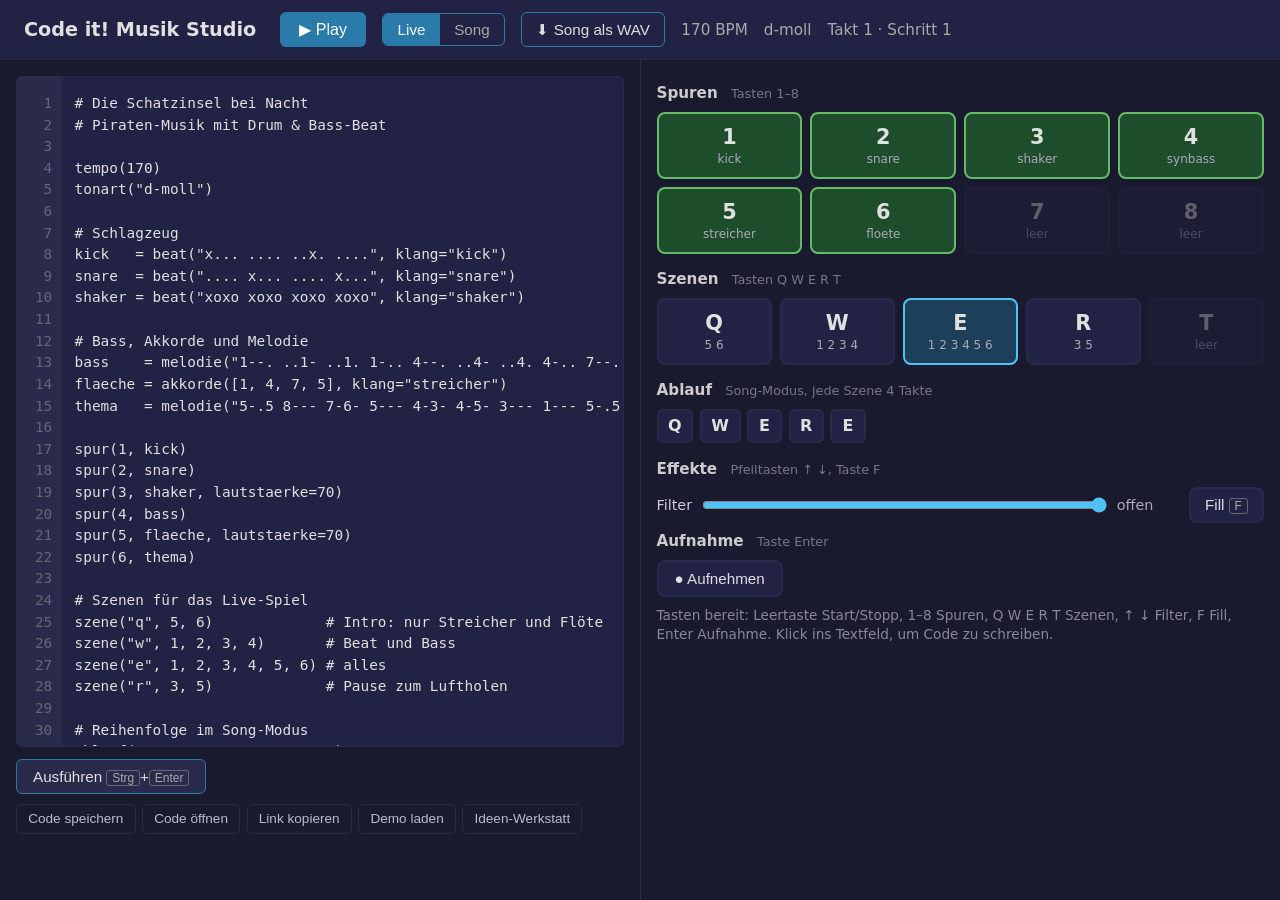
<file: index.html>
<!DOCTYPE html>
<html lang="de">
<head>
  <meta charset="UTF-8">
  <meta name="viewport" content="width=device-width, initial-scale=1.0">
  <title>Code it! Musik Studio</title>
  <link rel="stylesheet" href="css/style.css?v=f646818">
</head>
<body>
  <header>
    <h1>Code it! Musik Studio</h1>
    <div class="transport">
      <button id="play-btn">&#9654; Play</button>
      <div class="modus" data-ab="4" role="group" aria-label="Modus">
        <button id="modus-live" class="gewaehlt">Live</button>
        <button id="modus-song">Song</button>
      </div>
      <button id="export-btn" data-ab="12" title="Berechnet deinen Ablauf und speichert ihn als Audiodatei">&#11015; Song als WAV</button>
      <span id="tempo-display">120 BPM</span>
      <span id="tonart-display" data-ab="3">c-dur</span>
      <span id="position-display" data-ab="2">Takt 1 · Schritt 1</span>
    </div>
  </header>

  <main>
    <section class="editor-panel">
      <div class="editor">
        <div id="zeilennummern" aria-hidden="true"></div>
        <textarea id="code-editor" spellcheck="false" wrap="off" autocapitalize="off" autocomplete="off"></textarea>
      </div>
      <div id="beat-raster" class="beat-raster" data-ab="2" hidden></div>
      <div class="editor-leiste">
        <button id="ausfuehren-btn" title="Strg + Enter">Ausführen <kbd>Strg</kbd>+<kbd>Enter</kbd></button>
        <div class="datei-knoepfe">
          <button id="speichern-btn" title="Speichert deinen Code als Textdatei im Download-Ordner">Code speichern</button>
          <button id="oeffnen-btn" title="Öffnet eine Textdatei, die du vorher gespeichert hast">Code öffnen</button>
          <button id="link-btn" data-ab="12" title="Kopiert einen Link, der genau diesen Code öffnet">Link kopieren</button>
          <button id="demo-btn" title="Holt den Demo-Track zurück">Demo laden</button>
          <button id="werkstatt-btn" data-ab="11" title="Ideen schnell mit Rastern skizzieren">Ideen-Werkstatt</button>
          <input type="file" id="datei-auswahl" accept=".txt,.py,text/plain" hidden>
        </div>
      </div>
      <div id="meldung" role="status"></div>
    </section>
    <section class="grid-panel">
      <h2>Spuren <span class="tasten-hinweis">Tasten 1–8</span></h2>
      <div id="spur-felder" class="felder spuren"></div>
      <h2>Szenen <span class="tasten-hinweis">Tasten Q W E R T</span></h2>
      <div id="szenen-felder" class="felder szenen"></div>
      <h2 data-ab="4">Ablauf <span class="tasten-hinweis">Song-Modus, jede Szene 4 Takte</span></h2>
      <div id="ablauf-anzeige" class="ablauf" data-ab="4"></div>
      <h2 data-ab="8">Effekte <span class="tasten-hinweis">Pfeiltasten ↑ ↓<span data-ab="9">, Taste F</span></span></h2>
      <div class="effekte" data-ab="8">
        <label class="filter-regler">Filter
          <input type="range" id="filter-regler" min="0" max="100" value="100" tabindex="-1">
          <span id="filter-wert">offen</span>
        </label>
        <button id="fill-btn" class="effekt-knopf" data-ab="9" tabindex="-1">Fill <kbd>F</kbd></button>
      </div>
      <div id="eigene-tasten" class="eigene-tasten" data-ab="8"></div>
      <h2 data-ab="4">Aufnahme <span class="tasten-hinweis">Taste Enter</span></h2>
      <div class="aufnahme" data-ab="4">
        <button id="aufnahme-btn" class="aufnahme-knopf">● Aufnehmen</button>
        <span id="aufnahme-status"></span>
      </div>
      <div id="aufnahme-ergebnis" class="aufnahme-ergebnis" data-ab="4" hidden>
        <span id="aufnahme-info"></span>
        <button id="anhoeren-btn">▶ Anhören</button>
        <button id="aufnahme-wav-btn" data-ab="12">⬇ Als WAV speichern</button>
      </div>
      <p id="tasten-status"></p>
    </section>
  </main>

  <script type="module" src="js/app.js?v=f646818"></script>
</body>
</html>
</file>
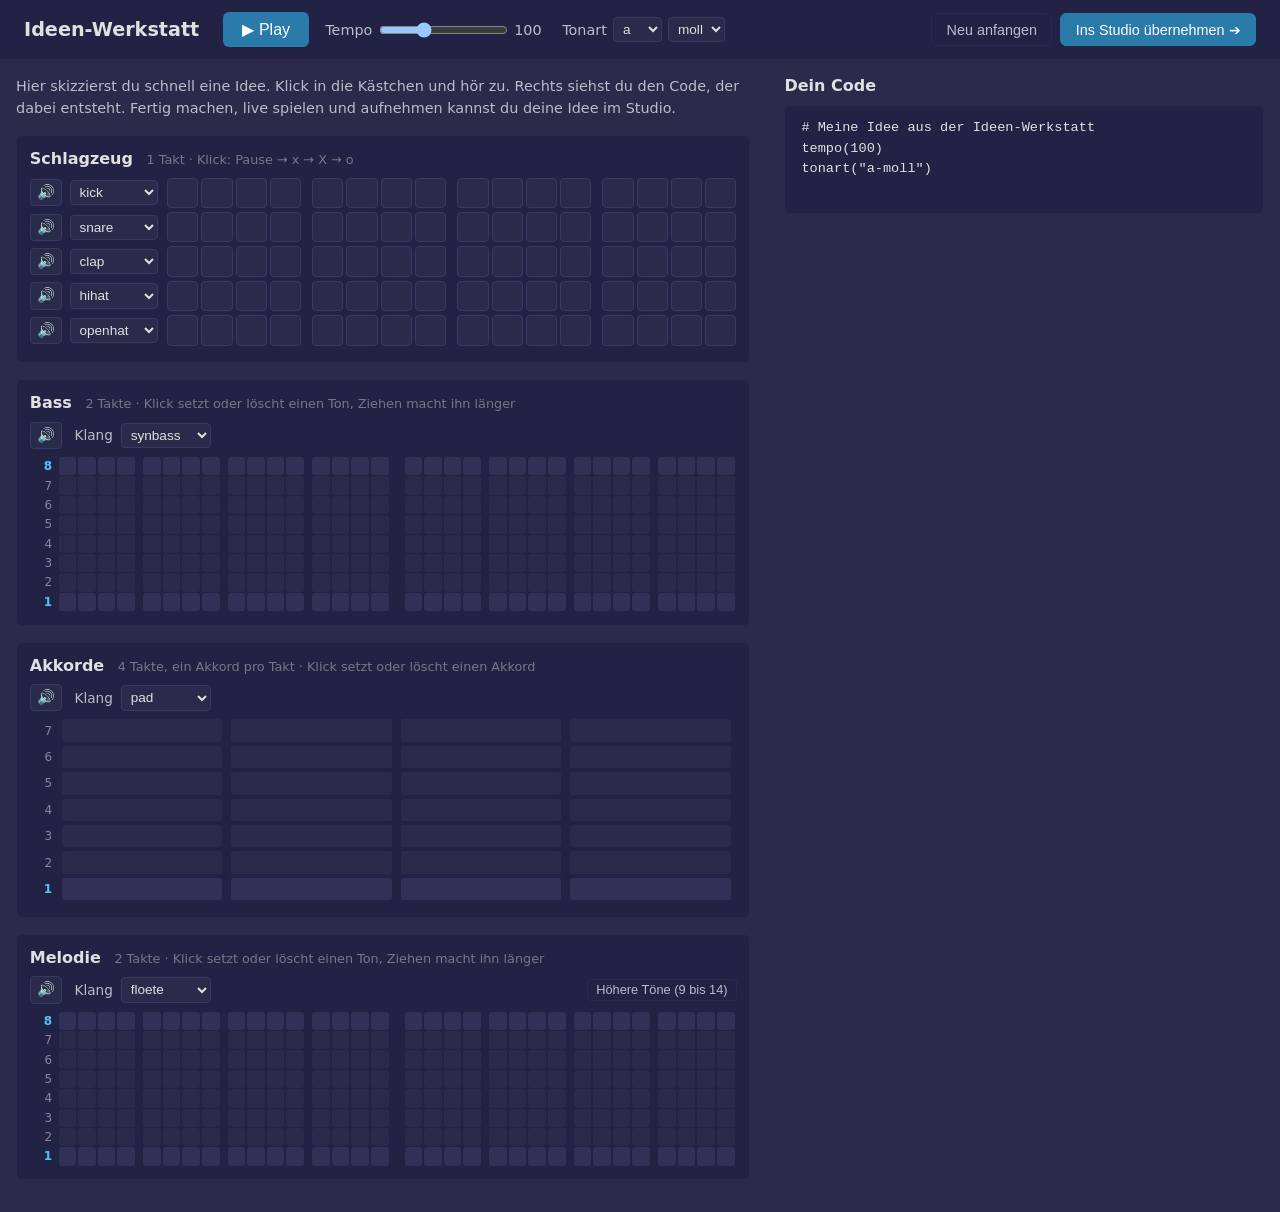
<file: werkstatt.html>
<!DOCTYPE html>
<html lang="de">
<head>
  <meta charset="UTF-8">
  <meta name="viewport" content="width=device-width, initial-scale=1.0">
  <title>Ideen-Werkstatt · Code it! Musik Studio</title>
  <link rel="stylesheet" href="css/style.css?v=f646818">
</head>
<body class="werkstatt-seite">
  <header>
    <h1>Ideen-Werkstatt</h1>
    <div class="transport">
      <button id="play-btn">&#9654; Play</button>
      <label class="ws-regler">Tempo
        <input type="range" id="ws-tempo" min="60" max="180" step="1" value="100">
        <span id="ws-tempo-wert">100</span>
      </label>
      <label class="ws-regler">Tonart
        <select id="ws-grundton"></select>
        <select id="ws-leiter">
          <option value="dur">dur</option>
          <option value="moll">moll</option>
        </select>
      </label>
    </div>
    <div class="ws-knoepfe">
      <button id="ws-neu" title="Alle Raster leeren">Neu anfangen</button>
      <button id="ws-studio" class="ws-hauptknopf" title="Öffnet das Musik Studio mit diesem Code">Ins Studio übernehmen &#10132;</button>
    </div>
  </header>

  <main class="ws-main">
    <section class="ws-raster">
      <p class="ws-einleitung">Hier skizzierst du schnell eine Idee. Klick in die Kästchen und hör zu. Rechts siehst du den Code, der dabei entsteht. Fertig machen, live spielen und aufnehmen kannst du deine Idee im Studio.</p>

      <div class="ws-karte">
        <h2>Schlagzeug <span class="tasten-hinweis">1 Takt · Klick: Pause → x → X → o</span></h2>
        <div id="ws-schlagzeug"></div>
      </div>

      <div class="ws-karte">
        <h2>Bass <span class="tasten-hinweis">2 Takte · Klick setzt oder löscht einen Ton, Ziehen macht ihn länger</span></h2>
        <div class="ws-klangwahl">Klang <select id="ws-bass-klang"></select></div>
        <div id="ws-bass"></div>
      </div>

      <div class="ws-karte">
        <h2>Akkorde <span class="tasten-hinweis">4 Takte, ein Akkord pro Takt · Klick setzt oder löscht einen Akkord</span></h2>
        <div class="ws-klangwahl">Klang <select id="ws-akkorde-klang"></select></div>
        <div id="ws-akkorde"></div>
        <p id="ws-akkorde-hinweis" class="raster-hinweis" hidden></p>
      </div>

      <div class="ws-karte">
        <h2>Melodie <span class="tasten-hinweis">2 Takte · Klick setzt oder löscht einen Ton, Ziehen macht ihn länger</span></h2>
        <div class="ws-klangwahl">Klang <select id="ws-melodie-klang"></select>
          <button id="ws-hoch" class="raster-taktknopf">Höhere Töne (9 bis 14)</button>
        </div>
        <div id="ws-melodie"></div>
      </div>
    </section>

    <section class="ws-code">
      <h2>Dein Code</h2>
      <pre id="ws-code-text"></pre>
      <div id="meldung" role="status"></div>
    </section>
  </main>

  <script type="module" src="js/werkstatt.js?v=f646818"></script>
</body>
</html>
</file>
<file: css/style.css>
*, *::before, *::after {
  box-sizing: border-box;
  margin: 0;
  padding: 0;
}

:root {
  color-scheme: dark;
  --bg: #1a1a2e;
  --bg-light: #222244;
  --surface: #2a2a4a;
  --text: #e0e0e0;
  --accent: #4fc3f7;
  --accent-dim: #2a7aaa;
  --playing: #66bb6a;
  --fehler: #c62828;
}

body {
  font-family: 'Segoe UI', system-ui, sans-serif;
  background: var(--bg);
  color: var(--text);
  min-height: 100vh;
  display: flex;
  flex-direction: column;
}

header {
  display: flex;
  align-items: center;
  gap: 1.5rem;
  padding: 0.75rem 1.5rem;
  background: var(--bg-light);
  border-bottom: 1px solid var(--surface);
}

header h1 {
  font-size: 1.2rem;
  font-weight: 600;
  white-space: nowrap;
}

.transport {
  display: flex;
  align-items: center;
  gap: 1rem;
}

#play-btn {
  background: var(--accent-dim);
  color: #fff;
  border: none;
  padding: 0.5rem 1.2rem;
  border-radius: 6px;
  font-size: 1rem;
  cursor: pointer;
  transition: background 0.15s;
}

#play-btn:hover {
  background: var(--accent);
}

#play-btn.playing {
  background: var(--playing);
}

#tempo-display,
#tonart-display,
#position-display {
  font-variant-numeric: tabular-nums;
  font-size: 0.95rem;
  color: #aaa;
}

main {
  flex: 1;
  display: grid;
  grid-template-columns: 1fr 1fr;
  gap: 1px;
  background: var(--surface);
}

.editor-panel,
.grid-panel {
  background: var(--bg);
  padding: 1rem;
}

.editor-panel {
  display: flex;
  flex-direction: column;
  gap: 0.75rem;
  min-width: 0;
}

.editor {
  flex: 1;
  display: flex;
  min-height: 300px;
  background: var(--bg-light);
  border: 1px solid var(--surface);
  border-radius: 6px;
  overflow: hidden;
}

.editor:focus-within {
  border-color: var(--accent-dim);
}

#zeilennummern,
#code-editor {
  font-family: 'Fira Code', 'Cascadia Code', 'Consolas', monospace;
  font-size: 0.9rem;
  line-height: 1.5;
  padding: 1rem 0;
}

#zeilennummern {
  min-width: 2.8rem;
  padding-right: 0.6rem;
  text-align: right;
  color: #667;
  background: var(--surface);
  overflow: hidden;
  user-select: none;
}

#zeilennummern .fehler {
  color: #fff;
  background: var(--fehler);
}

#code-editor {
  flex: 1;
  min-width: 0;
  background: transparent;
  color: var(--text);
  border: none;
  padding-left: 0.8rem;
  padding-right: 1rem;
  white-space: pre;
  overflow: auto;
  resize: none;
  outline: none;
}

.editor-leiste {
  display: flex;
  flex-wrap: wrap;
  align-items: center;
  justify-content: space-between;
  gap: 0.6rem;
}

.datei-knoepfe {
  display: flex;
  flex-wrap: wrap;
  gap: 0.4rem;
}

.datei-knoepfe button {
  background: transparent;
  color: #bbc;
  border: 1px solid var(--surface);
  padding: 0.4rem 0.7rem;
  border-radius: 6px;
  font-size: 0.85rem;
  cursor: pointer;
}

.datei-knoepfe button:hover {
  border-color: var(--accent-dim);
  color: var(--text);
}

#ausfuehren-btn {
  background: var(--surface);
  color: var(--text);
  border: 1px solid var(--accent-dim);
  padding: 0.5rem 1rem;
  border-radius: 6px;
  font-size: 0.95rem;
  cursor: pointer;
  white-space: nowrap;
}

#ausfuehren-btn:hover {
  background: var(--accent-dim);
}

kbd {
  font-family: inherit;
  font-size: 0.75rem;
  padding: 0 0.3rem;
  border: 1px solid #667;
  border-radius: 3px;
  color: #aaa;
}

#meldung {
  font-size: 0.95rem;
  line-height: 1.4;
  padding: 0.5rem 0.8rem;
  border-radius: 6px;
  min-height: 2.4rem;
}

#meldung:empty {
  visibility: hidden;
}

#meldung.ok      { background: #1e3a24; color: #a5d6a7; }
#meldung.wartet  { background: #3a3520; color: #ffe082; }
#meldung.hinweis { background: #20324a; color: #90caf9; }
#meldung.fehler  { background: #4a1f24; color: #ffcdd2; }
#meldung.ausgabe {
  background: #1f2a3a;
  color: #e0e0e0;
  font-family: 'Fira Code', 'Cascadia Code', 'Consolas', monospace;
  font-size: 0.85rem;
  white-space: pre-wrap;
  max-height: 8rem;
  overflow-y: auto;
}

/* ─── Spur- und Szenenfelder ─── */

.grid-panel h2 {
  font-size: 0.95rem;
  font-weight: 600;
  margin: 0.5rem 0 0.6rem;
  color: #ccc;
}

.tasten-hinweis {
  font-weight: normal;
  font-size: 0.8rem;
  color: #778;
  margin-left: 0.5rem;
}

.felder {
  display: grid;
  gap: 0.5rem;
  margin-bottom: 1rem;
}

.felder.spuren { grid-template-columns: repeat(4, 1fr); }
.felder.szenen { grid-template-columns: repeat(5, 1fr); }

.feld {
  display: flex;
  flex-direction: column;
  align-items: center;
  justify-content: center;
  gap: 0.2rem;
  min-height: 4.2rem;
  padding: 0.4rem;
  border-radius: 8px;
  border: 2px solid var(--surface);
  background: var(--bg-light);
  color: var(--text);
  font: inherit;
  cursor: pointer;
  user-select: none;
  transition: background 0.1s, border-color 0.1s;
}

.feld .gross { font-size: 1.3rem; font-weight: 700; }
.feld .klein { font-size: 0.75rem; color: #aab; }

.feld.leer {
  opacity: 0.35;
  cursor: default;
}

.feld.an {
  background: #1e4d2b;
  border-color: var(--playing);
}

.feld.aus .klein { color: #667; }

.feld.blinkt {
  border-color: #ffd54f;
  animation: blinken 0.5s steps(1) infinite;
}

.feld.szene-aktiv {
  background: #1d3f5a;
  border-color: var(--accent);
}

@keyframes blinken {
  50% { background: #4a4220; }
}

#export-btn {
  background: transparent;
  color: var(--text);
  border: 1px solid var(--accent-dim);
  padding: 0.45rem 0.9rem;
  border-radius: 6px;
  font-size: 0.95rem;
  cursor: pointer;
  white-space: nowrap;
}

#export-btn:hover { background: var(--accent-dim); }
#export-btn:disabled { opacity: 0.5; cursor: wait; }

/* ─── Modus-Umschalter ─── */

.modus {
  display: flex;
  border: 1px solid var(--accent-dim);
  border-radius: 6px;
  overflow: hidden;
}

.modus button {
  background: transparent;
  color: #aaa;
  border: none;
  padding: 0.45rem 0.9rem;
  font-size: 0.95rem;
  cursor: pointer;
}

.modus button.gewaehlt {
  background: var(--accent-dim);
  color: #fff;
}

/* ─── Ablauf ─── */

.ablauf {
  display: flex;
  flex-wrap: wrap;
  gap: 0.4rem;
  margin-bottom: 1rem;
  min-height: 2.2rem;
  align-items: center;
}

.ablauf .teil {
  min-width: 2.2rem;
  padding: 0.35rem 0.6rem;
  text-align: center;
  font-weight: 700;
  border-radius: 6px;
  border: 2px solid var(--surface);
  background: var(--bg-light);
}

.ablauf .teil.gespielt { opacity: 0.45; }

.ablauf .teil.jetzt {
  background: #1d3f5a;
  border-color: var(--accent);
}

.ablauf .leer-text {
  font-size: 0.85rem;
  color: #778;
}

.live-aus .feld:not(.leer) {
  cursor: default;
}

/* ─── Effekte ─── */

.effekte {
  display: flex;
  align-items: center;
  gap: 1rem;
  margin-bottom: 0.6rem;
}

.filter-regler {
  flex: 1;
  display: flex;
  align-items: center;
  gap: 0.6rem;
  font-size: 0.9rem;
  color: #ccd;
}

.filter-regler input { flex: 1; accent-color: var(--accent); }

#filter-wert {
  min-width: 3.5rem;
  font-variant-numeric: tabular-nums;
  color: #aab;
}

.effekt-knopf {
  background: var(--bg-light);
  color: var(--text);
  border: 2px solid var(--surface);
  border-radius: 8px;
  padding: 0.45rem 0.9rem;
  font-size: 0.95rem;
  cursor: pointer;
}

.effekt-knopf.blinkt { border-color: #ffd54f; animation: blinken 0.5s steps(1) infinite; }
.effekt-knopf.an { background: #1e4d2b; border-color: var(--playing); }

.eigene-tasten {
  display: flex;
  flex-wrap: wrap;
  gap: 0.4rem;
  margin-bottom: 1rem;
}

.eigene-tasten:empty { display: none; }

.eigene-tasten button {
  background: var(--bg-light);
  color: var(--text);
  border: 2px solid #7e57c2;
  border-radius: 8px;
  padding: 0.35rem 0.8rem;
  font-size: 0.9rem;
  cursor: pointer;
}

.eigene-tasten button b { text-transform: uppercase; margin-right: 0.3rem; }

/* ─── Aufnahme ─── */

.aufnahme {
  display: flex;
  align-items: center;
  gap: 0.8rem;
  margin-bottom: 0.6rem;
}

.aufnahme-knopf {
  background: var(--bg-light);
  color: var(--text);
  border: 2px solid var(--surface);
  border-radius: 8px;
  padding: 0.5rem 1rem;
  font-size: 0.95rem;
  cursor: pointer;
  white-space: nowrap;
}

.aufnahme-knopf:hover { border-color: #e57373; }

.aufnahme-knopf.wartet {
  border-color: #ffd54f;
  animation: blinken 0.5s steps(1) infinite;
}

.aufnahme-knopf.laeuft {
  background: #b71c1c;
  border-color: #ef5350;
  color: #fff;
}

#aufnahme-status {
  font-size: 0.9rem;
  color: #aab;
  font-variant-numeric: tabular-nums;
}

.aufnahme-ergebnis {
  display: flex;
  flex-wrap: wrap;
  align-items: center;
  gap: 0.5rem;
  padding: 0.6rem 0.8rem;
  margin-bottom: 1rem;
  border-radius: 8px;
  background: var(--bg-light);
  border: 1px solid var(--surface);
}

.aufnahme-ergebnis[hidden] { display: none; }

#aufnahme-info {
  flex: 1 1 100%;
  font-size: 0.9rem;
}

.aufnahme-ergebnis button {
  background: transparent;
  color: var(--text);
  border: 1px solid var(--accent-dim);
  border-radius: 6px;
  padding: 0.35rem 0.8rem;
  font-size: 0.9rem;
  cursor: pointer;
}

.aufnahme-ergebnis button:hover { background: var(--accent-dim); }
.aufnahme-ergebnis button:disabled { opacity: 0.5; cursor: wait; }

#tasten-status {
  font-size: 0.85rem;
  color: #889;
  line-height: 1.4;
}

#tasten-status.im-textfeld { color: #ffe082; }

/* Großer Bildschirm: Seite passt genau ins Fenster, nur das Textfeld scrollt.
   So bleiben Meldungen unter dem Code immer sichtbar. */
@media (min-width: 701px) {
  body {
    height: 100vh;
    overflow: hidden;
  }
  main {
    min-height: 0;
  }
  .editor-panel,
  .grid-panel {
    min-height: 0;
  }
  .grid-panel {
    overflow-y: auto;
  }
  .editor {
    min-height: 0;
  }
}

@media (max-width: 700px) {
  main {
    grid-template-columns: 1fr;
  }
}

/* Beat-Raster unter dem Textfeld (KONZEPT.md 3.8) */
.beat-raster {
  background: var(--bg-light);
  border: 1px solid var(--surface);
  border-radius: 6px;
  padding: 0.6rem 0.8rem;
}
.beat-raster[hidden] { display: none; }
.raster-kopf {
  display: flex;
  flex-wrap: wrap;
  gap: 0.2rem 0.4rem;
  align-items: baseline;
  font-size: 0.85rem;
  color: #bbc;
  margin-bottom: 0.5rem;
}
.raster-kopf b { color: var(--text); font-family: 'Fira Code', 'Cascadia Code', 'Consolas', monospace; }
.raster-hilfe { margin-left: auto; color: #889; font-size: 0.8rem; }
.raster-reihe {
  display: flex;
  align-items: center;
  gap: 3px;
  margin-bottom: 4px;
}
.raster-takt { width: 3.6rem; flex: none; font-size: 0.75rem; color: #889; }
.raster-zelle {
  flex: 1;
  min-width: 0;
  height: 1.9rem;
  padding: 0;
  border-radius: 4px;
  border: 1px solid #3a3a60;
  background: var(--surface);
  color: #fff;
  font-family: 'Fira Code', 'Cascadia Code', 'Consolas', monospace;
  font-size: 0.8rem;
  cursor: pointer;
}
.raster-zelle.gruppe { margin-left: 8px; }
.raster-zelle:hover { border-color: var(--accent-dim); }
.raster-zelle[data-zeichen="x"] { background: var(--accent-dim); border-color: var(--accent-dim); }
.raster-zelle[data-zeichen="X"] { background: var(--accent); border-color: var(--accent); color: #0b2433; font-weight: bold; }
.raster-zelle[data-zeichen="o"] { background: #2e4a66; border-color: #2e4a66; color: #9cc; }
.raster-zelle.jetzt { outline: 2px solid var(--playing); outline-offset: 1px; }
.raster-hinweis { margin: 0; font-size: 0.85rem; color: #ffe082; }

/* Melodie-Raster („Piano-Roll“): Zeilen = Tonstufen, Spalten = Schritte */
.raster-leiste { display: flex; flex-wrap: wrap; gap: 0.3rem; margin-bottom: 0.5rem; }
.raster-taktknopf {
  background: transparent;
  color: #bbc;
  border: 1px solid var(--surface);
  border-radius: 4px;
  padding: 0.15rem 0.5rem;
  font-size: 0.8rem;
  cursor: pointer;
}
.raster-taktknopf.gewaehlt { border-color: var(--accent); color: var(--text); }
.raster-hoehe { margin-left: auto; }
.piano-roll { user-select: none; touch-action: none; }
.piano-roll .raster-reihe { gap: 0; margin-bottom: 1px; }
.raster-stufe { width: 1.8rem; flex: none; font-size: 0.75rem; color: #889; text-align: right; padding-right: 0.4rem; }
.grundton .raster-stufe { color: var(--accent); font-weight: bold; }
.roll-zelle {
  flex: 1;
  min-width: 0;
  height: 1.15rem;
  margin-right: 2px;
  border-radius: 3px;
  background: var(--surface);
  color: #0b2433;
  font-size: 0.7rem;
  line-height: 1.15rem;
  text-align: center;
  font-weight: bold;
  cursor: pointer;
}
.grundton .roll-zelle { background: #313158; }
.roll-zelle.gruppe { margin-left: 6px; }
.roll-zelle:hover { outline: 1px solid var(--accent-dim); }
.roll-zelle.ton { background: var(--accent); }
.roll-zelle.halten { background: var(--accent-dim); }
.roll-zelle.jetzt { box-shadow: inset 0 0 0 2px var(--playing); }

/* Stufen (KONZEPT.md 3.7): Elemente, die erst in einer späteren Lektion vorkommen */
.stufe-aus { display: none !important; }

/* Ideen-Werkstatt (KONZEPT.md 3.10) */
body.werkstatt-seite { height: auto; overflow: auto; }
.werkstatt-seite header { flex-wrap: wrap; }
.ws-regler { display: flex; align-items: center; gap: 0.4rem; font-size: 0.9rem; color: #bbc; }
.ws-regler span { min-width: 2rem; font-variant-numeric: tabular-nums; }
.werkstatt-seite select {
  background: var(--surface);
  color: var(--text);
  border: 1px solid #3a3a60;
  border-radius: 4px;
  padding: 0.2rem 0.3rem;
  font-size: 0.85rem;
}
.ws-knoepfe { margin-left: auto; display: flex; gap: 0.5rem; }
.ws-knoepfe button {
  background: transparent;
  color: #bbc;
  border: 1px solid var(--surface);
  padding: 0.45rem 0.9rem;
  border-radius: 6px;
  font-size: 0.9rem;
  cursor: pointer;
}
.ws-knoepfe button:hover { border-color: var(--accent-dim); color: var(--text); }
.ws-knoepfe .ws-hauptknopf { background: var(--accent-dim); color: #fff; border-color: var(--accent-dim); }
.ws-knoepfe .ws-hauptknopf:hover { background: var(--accent); }
.ws-main {
  display: grid;
  grid-template-columns: minmax(0, 3fr) minmax(0, 2fr);
  align-items: start;
}
.ws-raster, .ws-code { padding: 1rem; }
.ws-raster { border-right: 1px solid var(--surface); }
.ws-code { position: sticky; top: 0; }
.ws-code h2, .ws-karte h2 { font-size: 1rem; margin-bottom: 0.6rem; }
.ws-einleitung { font-size: 0.9rem; color: #bbc; margin-bottom: 1rem; line-height: 1.5; }
.ws-karte {
  background: var(--bg-light);
  border: 1px solid var(--surface);
  border-radius: 6px;
  padding: 0.8rem;
  margin-bottom: 1rem;
}
.ws-klangwahl { display: flex; align-items: center; gap: 0.5rem; font-size: 0.85rem; color: #bbc; margin-bottom: 0.5rem; }
.ws-klangwahl .raster-taktknopf { margin-left: auto; }
.ws-reihenklang { width: 5.5rem; flex: none; margin-right: 0.4rem; }
.roll-zelle.takt { margin-left: 14px; }
.ws-stumm {
  flex: none;
  width: 2rem;
  height: 1.7rem;
  margin-right: 0.3rem;
  background: var(--surface);
  border: 1px solid #3a3a60;
  border-radius: 4px;
  font-size: 0.9rem;
  cursor: pointer;
}
.ws-stumm:hover { border-color: var(--accent-dim); }
.ws-stumm.aus { background: #4a1f24; border-color: #4a1f24; }
.raster-reihe.stumm .raster-zelle, .ws-karte.stumm .piano-roll, .ws-karte.stumm #ws-akkorde { opacity: 0.4; }
.akkord-zelle {
  flex: 1;
  min-width: 0;
  height: 1.4rem;
  margin-right: 6px;
  padding: 0;
  border: none;
  border-radius: 3px;
  background: var(--surface);
  color: #0b2433;
  font-weight: bold;
  font-size: 0.75rem;
  cursor: pointer;
}
.grundton .akkord-zelle { background: #313158; }
.akkord-zelle:hover { outline: 1px solid var(--accent-dim); }
.akkord-zelle.ton { background: var(--accent); }
.akkord-zelle.halten { background: var(--accent-dim); }
.akkord-zelle.jetzt { box-shadow: inset 0 0 0 2px var(--playing); }
#ws-code-text {
  font-family: 'Fira Code', 'Cascadia Code', 'Consolas', monospace;
  font-size: 0.85rem;
  line-height: 1.5;
  background: var(--bg-light);
  border: 1px solid var(--surface);
  border-radius: 6px;
  padding: 0.8rem 1rem;
  white-space: pre;
  overflow-x: auto;
  margin-bottom: 0.75rem;
}
@media (max-width: 900px) {
  .ws-main { grid-template-columns: minmax(0, 1fr); }
  .ws-raster { border-right: none; }
  .ws-code { position: static; }
}
</file>
